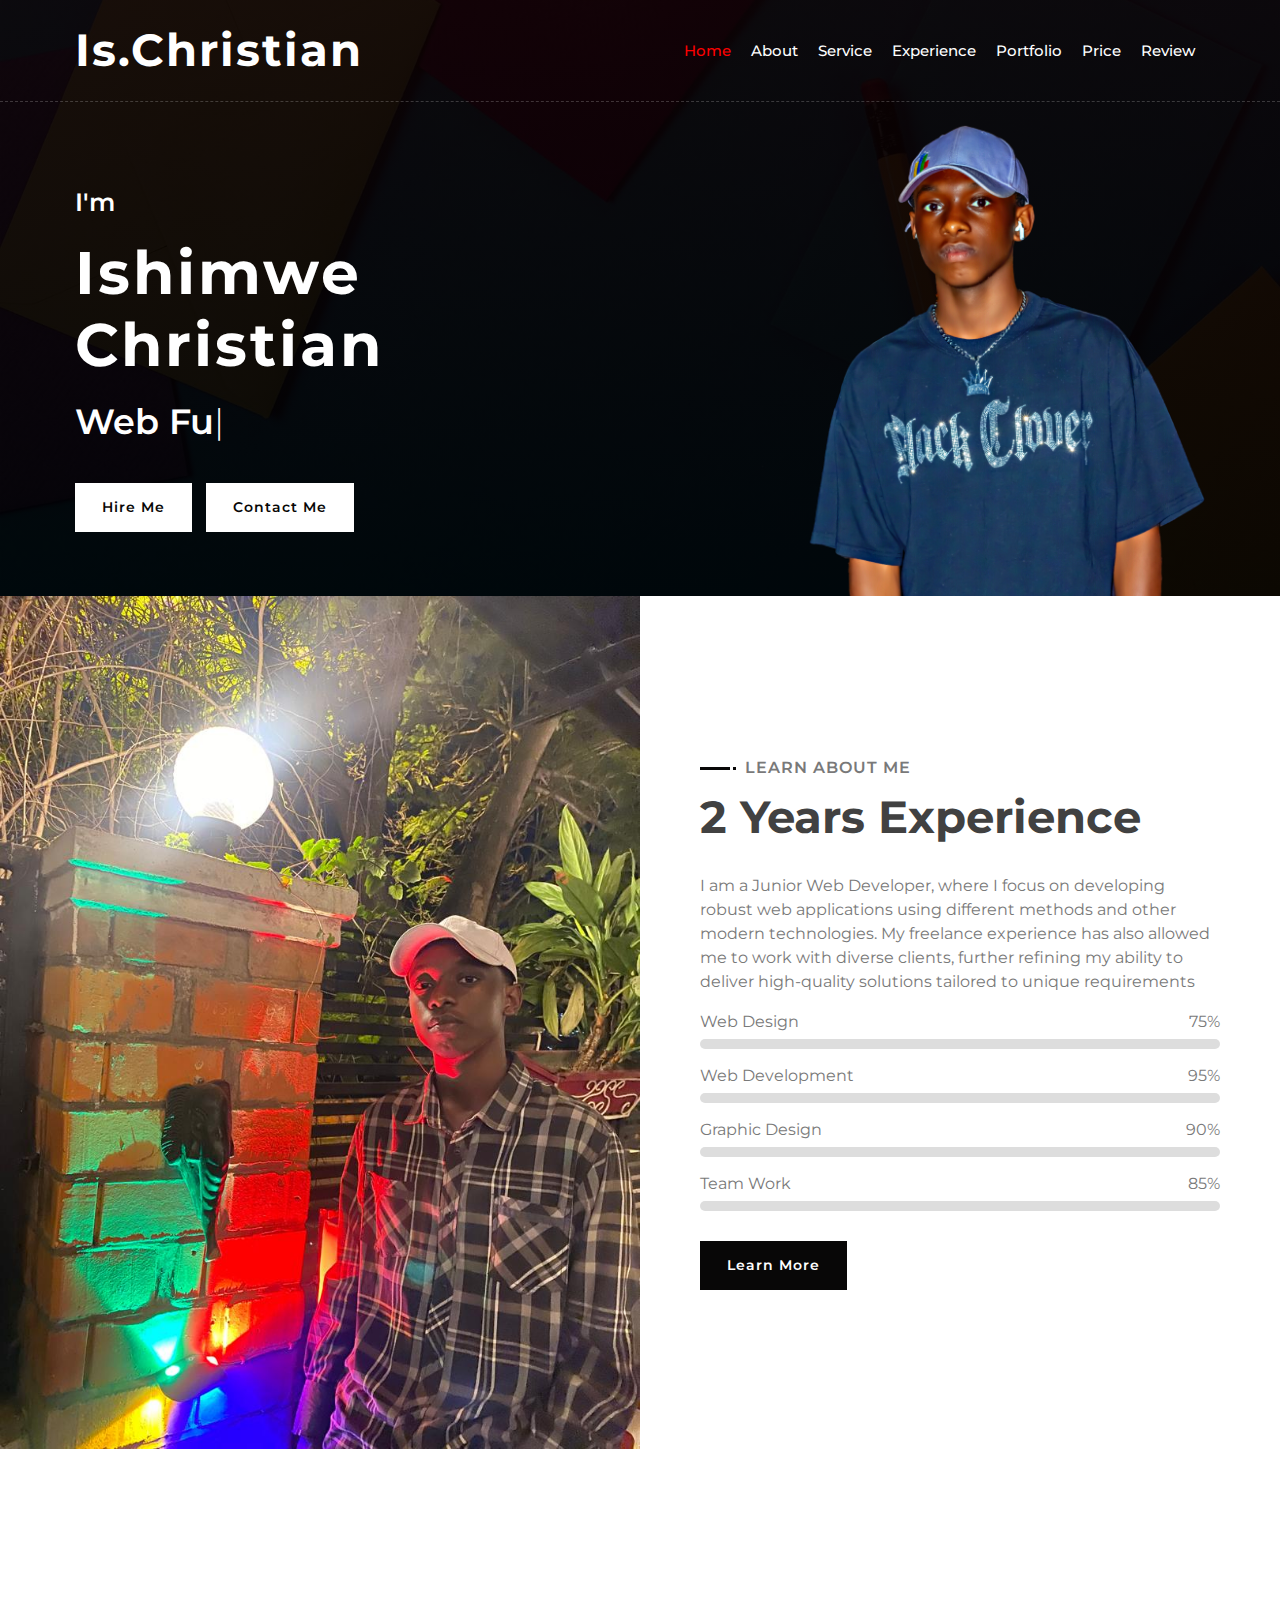
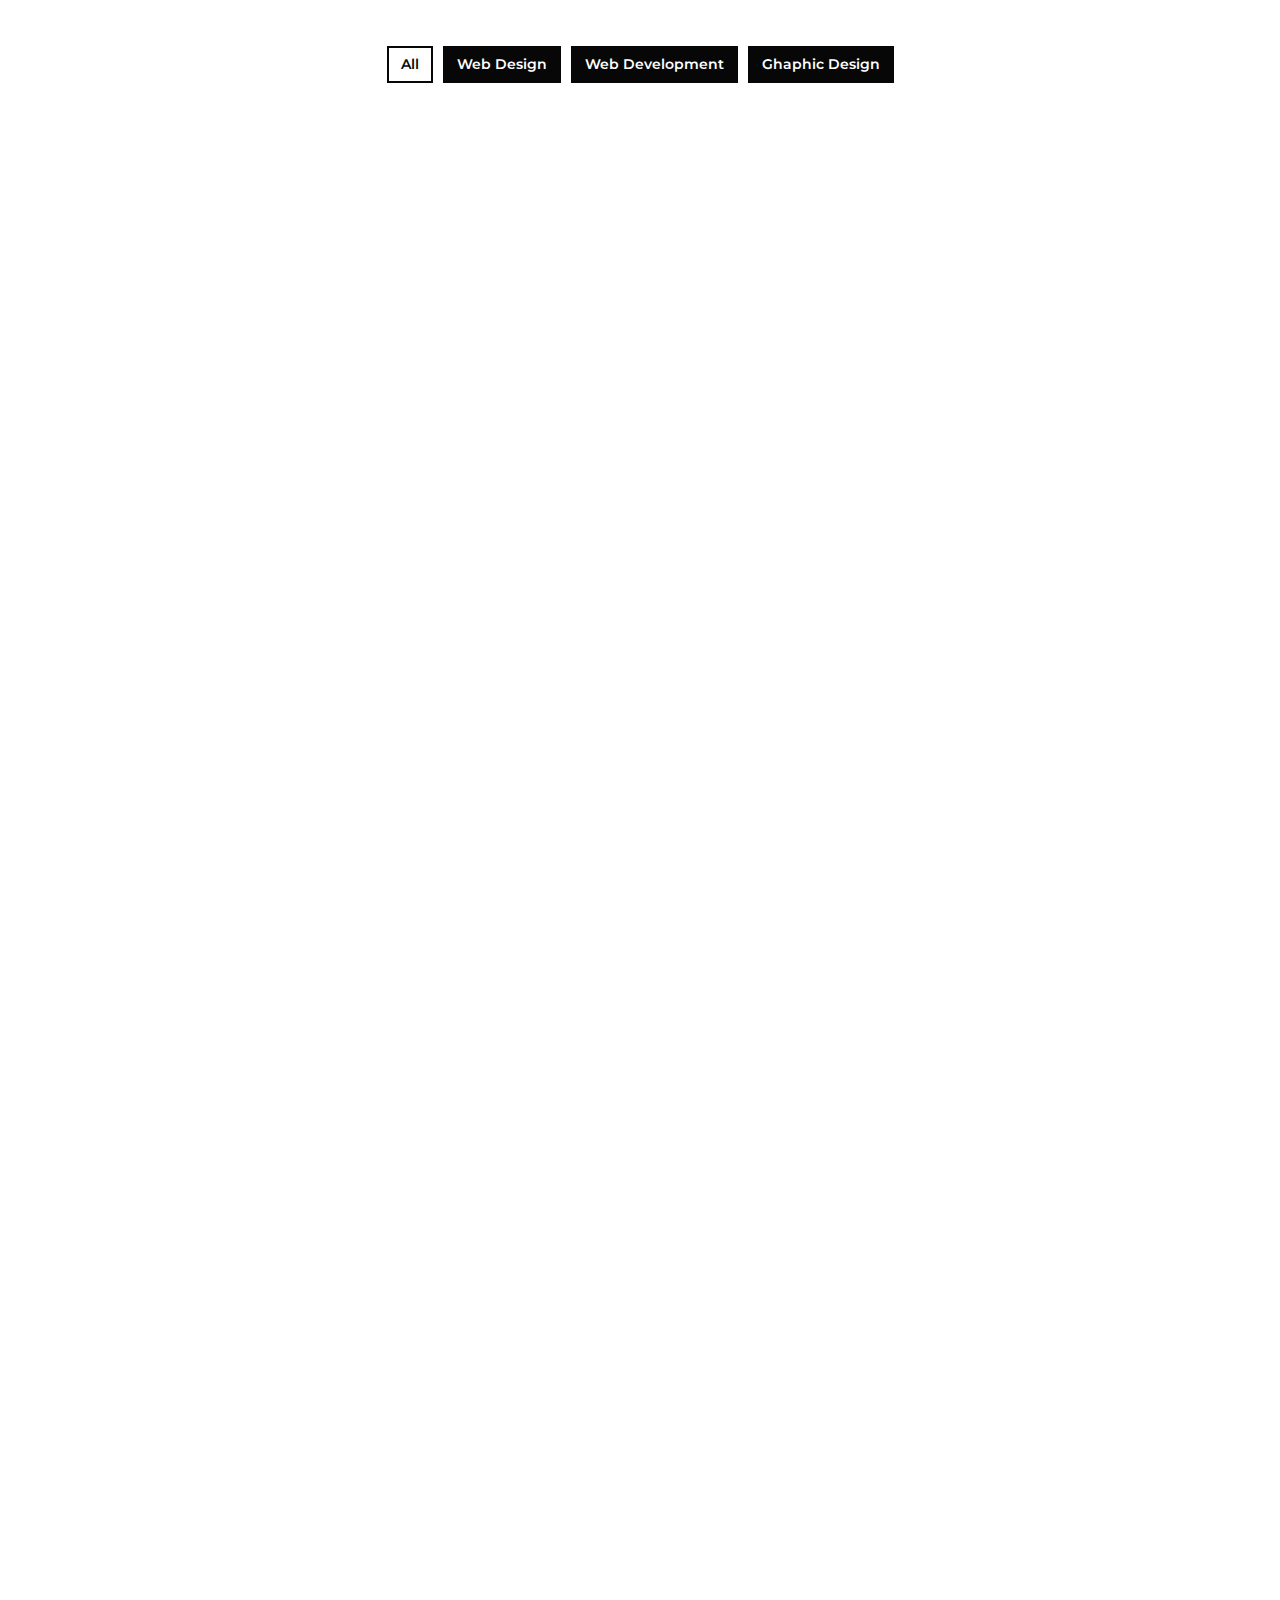
<file: index.html>
<!DOCTYPE html>
<html lang="en">
    <head>
        <meta charset="utf-8">
        <title>DevFolio - Is.Christian</title>
        <meta content="width=device-width, initial-scale=1.0" name="viewport">
        <meta content="Free Website Template" name="keywords">
        <meta content="Free Website Template" name="description">

        <!-- Favicon -->
        <link href="img/favicon.ico" rel="icon">

        <!-- Google Font -->
        <link href="https://fonts.googleapis.com/css2?family=Montserrat:wght@300;400;500;600;700&display=swap" rel="stylesheet">

        <!-- CSS Libraries -->
        <link href="https://stackpath.bootstrapcdn.com/bootstrap/4.4.1/css/bootstrap.min.css" rel="stylesheet">
        <link href="https://cdnjs.cloudflare.com/ajax/libs/font-awesome/5.10.0/css/all.min.css" rel="stylesheet">
        <link href="lib/animate/animate.min.css" rel="stylesheet">
        <link href="lib/owlcarousel/assets/owl.carousel.min.css" rel="stylesheet">
        <link href="lib/lightbox/css/lightbox.min.css" rel="stylesheet">

        <!-- Template Stylesheet -->
        <link href="style.css" rel="stylesheet">
    </head>

    <body data-spy="scroll" data-target=".navbar" data-offset="51">
        <!-- Nav Bar Start -->
        <div class="navbar navbar-expand-lg bg-light navbar-light">
            <div class="container-fluid">
                <a href="index.html" class="navbar-brand">Is.Christian</a>
                <button type="button" class="navbar-toggler" data-toggle="collapse" data-target="#navbarCollapse">
                    <span class="navbar-toggler-icon bg-white"></span>
                </button>

                <div class="collapse navbar-collapse justify-content-between" id="navbarCollapse">
                    <div class="navbar-nav ml-auto">
                        <a href="#home" class="nav-item nav-link active">Home</a>
                        <a href="#about" class="nav-item nav-link">About</a>
                        <a href="#service" class="nav-item nav-link">Service</a>
                        <a href="#experience" class="nav-item nav-link">Experience</a>
                        <a href="#portfolio" class="nav-item nav-link">Portfolio</a>
                        <a href="#price" class="nav-item nav-link">Price</a>
                        <a href="#review" class="nav-item nav-link">Review</a>
                    </div>
                </div>
            </div>
        </div>
        <!-- Nav Bar End -->


        <!-- Hero Start -->
        <div class="hero" id="home">
            <div class="container-fluid">
                <div class="row align-items-center">
                    <div class="col-sm-12 col-md-6">
                        <div class="hero-content">
                            <div class="hero-text">
                                <p>I'm</p>
                                <h1>Ishimwe Christian</h1>
                                <h2></h2>
                                <div class="typed-text">Web Fullstack Developer, Graphic Design, Project Manager</div>
                            </div>
                            <div class="hero-btn">
                                <a class="btn" href="https://www.linkedin.com/in/ishimwe-christian-b2bb5730b">Hire Me</a>
                                <a class="btn" href="https://www.linkedin.com/in/ishimwe-christian-b2bb5730b/">Contact Me</a>
                            </div>
                        </div>
                    </div>
                    <div class="col-sm-12 col-md-6 d-none d-md-block">
                        <div class="hero-image">
                            <img src="img/me1.png" alt="Hero Image">
                        </div>
                    </div>
                </div>
            </div>
        </div>
        <!-- Hero End -->


        <!-- About Start -->
        <div class="about wow fadeInUp" data-wow-delay="0.1s" id="about">
            <div class="container-fluid">
                <div class="row align-items-center">
                    <div class="col-lg-6">
                        <div class="about-img">
                            <img src="img/IMG-20240616-WA0040.jpg" alt="Image">
                        </div>
                    </div>
                    <div class="col-lg-6">
                        <div class="about-content">
                            <div class="section-header text-left">
                                <p>Learn About Me</p>
                                <h2>2 Years Experience</h2>
                            </div>
                            <div class="about-text">
                                <p>
                                    I am a Junior Web Developer, where I focus on developing robust web applications using different methods and other modern technologies. My freelance experience has also allowed me to work with diverse clients, further refining my ability to deliver high-quality solutions tailored to unique requirements
                                </p>
                            </div>
                            <div class="skills">
                                <div class="skill-name">
                                    <p>Web Design</p><p>75%</p>
                                </div>
                                <div class="progress">
                                    <div class="progress-bar" role="progressbar" aria-valuenow="75" aria-valuemin="0" aria-valuemax="100"></div>
                                </div>
                                <div class="skill-name">
                                    <p>Web Development</p><p>95%</p>
                                </div>
                                <div class="progress">
                                    <div class="progress-bar" role="progressbar" aria-valuenow="95" aria-valuemin="0" aria-valuemax="100"></div>
                                </div>
                                <div class="skill-name">
                                    <p>Graphic Design</p><p>90%</p>
                                </div>
                                <div class="progress">
                                    <div class="progress-bar" role="progressbar" aria-valuenow="90" aria-valuemin="0" aria-valuemax="100"></div>
                                </div>
                                <div class="skill-name">
                                    <p>Team Work</p><p>85%</p>
                                </div>
                                <div class="progress">
                                    <div class="progress-bar" role="progressbar" aria-valuenow="85" aria-valuemin="0" aria-valuemax="100"></div>
                                </div>
                            </div>
                            <a class="btn" href="#">Learn More</a>
                        </div>
                    </div>
                </div>
            </div>
        </div>
        <!-- About End -->
        
        
        <!-- Service Start -->
        <div class="service" id="service">
            <div class="container">
                <div class="section-header text-center wow zoomIn" data-wow-delay="0.1s">
                    <p>What I do</p>
                    <h2>Awesome Quality Services</h2>
                </div>
                <div class="row">
                    <div class="col-lg-6 wow fadeInUp" data-wow-delay="0.0s">
                        <div class="service-item">
                            <div class="service-icon">
                                <i class="fa fa-laptop"></i>
                            </div>
                            <div class="service-text">
                                <h3>Web Design</h3>
                                <p>
                                    As a web designer, I create visually appealing, user-friendly, and responsive websites that capture the essence of your brand. My designs prioritize user experience (UX) and user interface (UI), ensuring that visitors have an intuitive and engaging experience. Whether you need a clean, modern layout or a more creative and unique design, I tailor every aspect to meet your specific goals.
                                </p>
                            </div>
                        </div>
                    </div>
                    <div class="col-lg-6 wow fadeInUp" data-wow-delay="0.2s">
                        <div class="service-item">
                            <div class="service-icon">
                                <i class="fa fa-laptop-code"></i>
                            </div>
                            <div class="service-text">
                                <h3>Web Development</h3>
                                <p>
                                    In web development, I turn designs into fully functional websites using the latest technologies and best practices. I specialize in creating robust, scalable, and secure web applications that work seamlessly across devices. From front-end development to back-end solutions, I ensure that your website is not only aesthetically pleasing but also highly performant and optimized for search engines.                                </p>
                            </div>
                        </div>
                    </div>
                    <div class="col-lg-6 wow fadeInUp" data-wow-delay="0.4s">
                        <div class="service-item">
                            <div class="service-icon">
                                <i class="fa fa-palette"></i>
                            </div>
                            <div class="service-text">
                                <h3>Graphic Design</h3>
                                <p>
                                    My graphic design services include crafting visually compelling graphics that enhance your brand identity. From logos and business cards to social media graphics and marketing materials, I deliver designs that communicate your message effectively. My focus is on creating designs that resonate with your audience and leave a lasting impression.                                </p>
                            </div>
                        </div>
                    </div>
                    <div class="col-lg-6 wow fadeInUp" data-wow-delay="0.6s">
                        <div class="service-item">
                            <div class="service-icon">
                                <i class="fa fa-users"></i>
                            </div>
                            <div class="service-text">
                                <h3>Team Work</h3>
                                <p>
                                    Collaboration is at the heart of my process. I work closely with clients, team members, and other stakeholders to ensure that every project runs smoothly and meets its objectives. My approach to teamwork involves clear communication, active listening, and a commitment to delivering results. Whether leading a project or being part of a larger team, I thrive in environments where collaboration and innovation are key.                                </p>
                            </div>
                        </div>
                    </div>
                </div>
            </div>
        </div>
        <!-- Service End -->
        
        
         <!-- Experience Start -->
        <div class="experience" id="experience">
            <div class="container">
                <header class="section-header text-center wow zoomIn" data-wow-delay="0.1s">
                    <p>My Resume</p>
                    <h2>Working Experience</h2>
                </header>
                <div class="timeline">
                    <div class="timeline-item left wow slideInLeft" data-wow-delay="0.1s">
                        <div class="timeline-text">
                            <div class="timeline-date">2022 - 2023</div>
                            <h2>Freelance Web Developer</h2>
                            <h4>None, Kigai, Muhima</h4>
                            <p>
                                As a Freelance Software Developer, I have had the opportunity to work on a variety of projects, honing my skills and expanding my expertise in both backend and frontend development. 
                            </p>
                        </div>
                    </div>
                    <div class="timeline-item right wow slideInRight" data-wow-delay="0.1s">
                        <div class="timeline-text">
                            <div class="timeline-date">2023 - 2024</div>
                            <h2>Full Stack Engineer</h2>
                            <h4>Gasabo, Kigali City, Rwanda</h4>
                            <p>
                                At Tian Group Innovation, I work as a Full Stack Developer, focusing on creating comprehensive web solutions from concept to deployment. My role encompasses both frontend and backend development, ensuring that applications are efficient, scalable, and user-friendly.
                            </p>
                        </div>
                    </div>
                </div>
            </div>
        </div>
        <!-- Job Experience End -->
        
        <!-- Portfolio Start -->
        <div class="portfolio" id="portfolio">
            <div class="container">
                <div class="section-header text-center wow zoomIn" data-wow-delay="0.1s">
                    <p>My Portfolio</p>
                    <h2>My Excellent Portfolio</h2>
                </div>
                <div class="row">
                    <div class="col-12">
                        <ul id="portfolio-filter">
                            <li data-filter="*" class="filter-active">All</li>
                            <li data-filter=".filter-1">Web Design</li>
                            <li data-filter=".filter-2">Web Development</li>
                            <li data-filter=".filter-3">Ghaphic Design</li>
                        </ul>
                    </div>
                </div>
                <div class="row portfolio-container">
                    <div class="col-lg-4 col-md-6 col-sm-12 portfolio-item filter-1 wow fadeInUp" data-wow-delay="0.0s">
                        <div class="portfolio-wrap">
                            <div class="portfolio-img">
                                <img src="img/pedicaLogo.png" alt="Image">
                            </div>
                            <div class="portfolio-text">
                                <h3>Pedica Ltd Website</h3>
                                <a class="btn" href="pedicaltd.com" data-lightbox="portfolio">+</a>
                            </div>
                        </div>
                    </div>
                    <div class="col-lg-4 col-md-6 col-sm-12 portfolio-item filter-2 wow fadeInUp" data-wow-delay="0.2s">
                        <div class="portfolio-wrap">
                            <div class="portfolio-img">
                                <img src="img/globalexpense.jpg" alt="Image">
                            </div>
                            <div class="portfolio-text">
                                <h3>Global Expense Money Tracker</h3>
                                <a class="btn" href="tiangroup.pedicaltd.com" data-lightbox="portfolio">+</a>
                            </div>
                        </div>
                        <div class="portfolio-wrap">
                            <div class="portfolio-img">
                                <img src="img/tiangroup.jpg" alt="Image">
                            </div>
                            <div class="portfolio-text">
                                <h3>Tian Group Innovation</h3>
                                <a class="btn" href="img/tiangroup.jpg" data-lightbox="portfolio">+</a>
                            </div>
                        </div>
                        <div class="portfolio-wrap">
                            <div class="portfolio-img">
                                <img src="img/widosfaith.jpg" alt="Image">
                            </div>
                            <div class="portfolio-text">
                                <h3>Widows Faith Fellowshhip Ministry</h3>
                                <a class="btn" href="widowsfaith.org" data-lightbox="portfolio">+</a>
                            </div>
                        </div>
                    </div>
                    <div class="col-lg-4 col-md-6 col-sm-12 portfolio-item filter-3 wow fadeInUp" data-wow-delay="0.4s">
                        <div class="portfolio-wrap">
                            <div class="portfolio-img">
                                <img src="img/logo 1-01-03.jpg" alt="Image">
                            </div>
                            <div class="portfolio-text">
                                <h3>ELectronic One Ltd</h3>
                                <a class="btn" href="img/logo 1-01-03.jpg" data-lightbox="portfolio">+</a>
                            </div>
                        </div>
                        <div class="portfolio-wrap">
                            <div class="portfolio-img">
                                <img src="img/logo 3.png" alt="Image">
                            </div>
                            <div class="portfolio-text">
                                <h3>Rank Virtue Trait</h3>
                                <a class="btn" href="img/logo 3.png" data-lightbox="portfolio">+</a>
                            </div>
                        </div>
                        <div class="portfolio-wrap">
                            <div class="portfolio-img">
                                <img src="img/UPS LOGO R.png" alt="Image">
                            </div>
                            <div class="portfolio-text">
                                <h3>Ubumwe Protocol & Services</h3>
                                <a class="btn" href="img/UPS LOGO R.png" data-lightbox="portfolio">+</a>
                            </div>
                        </div>
                    </div>
                </div>
            </div>
        </div>
        </div>
        <!-- Portfolio End -->
        
        <!-- Price Start -->
        <div class="price" id="price">
            <div class="container">
                <div class="section-header text-center wow zoomIn" data-wow-delay="0.1s">
                    <p>Pricing Plan</p>
                    <h2>Affordable Price</h2>
                </div>
                <div class="row">
                    <div class="col-md-4 wow fadeInUp" data-wow-delay="0.5s">
                        <div class="price-item">
                            <div class="price-header">
                                <div class="price-title">
                                    <h2>Basic</h2>
                                </div>
                                <div class="price-prices">
                                    <h2><small>$</small>95<span></span></h2>
                                </div>
                            </div>
                            <div class="price-body">
                                <div class="price-description">
                                    <ul>
                                        <li>Landing Page</li>
                                        <li>Logos</li>
                                        <li>Ads Banners</li>
                                    </ul>
                                </div>
                            </div>
                            <div class="price-footer">
                                <div class="price-action">
                                    <a class="btn" href="https://bit.ly/45Pvj5A?r=lp">Order Now</a>
                                </div>
                            </div>
                        </div>
                    </div>
                    <div class="col-md-4 wow fadeInUp" data-wow-delay="0.0s">
                        <div class="price-item featured-item">
                            <div class="price-header">
                                <div class="price-title">
                                    <h2>Standard</h2>
                                </div>
                                <div class="price-prices">
                                    <h2><small>$</small>150<span></span></h2>
                                </div>
                            </div>
                            <div class="price-body">
                                <div class="price-description">
                                    <ul>
                                        <li>Landing Page</li>
                                        <li>Content Management System</li>
                                        <li>Logo Design</li>
                                        <li>Ads Banner Design</li>
                                    </ul>
                                </div>
                            </div>
                            <div class="price-footer">
                                <div class="price-action">
                                    <a class="btn" href="https://bit.ly/45Pvj5A?r=lp">Order Now</a>
                                </div>
                            </div>
                        </div>
                    </div>
                    <div class="col-md-4 wow fadeInUp" data-wow-delay="0.5s">
                        <div class="price-item">
                            <div class="price-header">
                                <div class="price-title">
                                    <h2>Premium</h2>
                                </div>
                                <div class="price-prices">
                                    <h2><small>$</small>59<span>/ mo</span></h2>
                                </div>
                            </div>
                            <div class="price-body">
                                <div class="price-description">
                                    <ul>
                                        <li>Landing Page</li>
                                        <li>Content Management System</li>
                                        <li>Logo Design</li>
                                        <li>Ads Banner</li>
                                    </ul>
                                </div>
                            </div>
                            <div class="price-footer">
                                <div class="price-action">
                                    <a class="btn" href="https://bit.ly/45Pvj5A?r=lp">Order Now</a>
                                </div>
                            </div>
                        </div>
                    </div>
                </div>
            </div>
        </div>
        <!-- Price End -->
        
        
        <!-- Testimonial Start -->
        <div class="testimonial wow fadeInUp" data-wow-delay="0.1s" id="review">
            <div class="container">
                <div class="testimonial-icon">
                    <div class="section-header text-center wow zoomIn" data-wow-delay="0.1s">
                        <h2>Be My Next Client</h2>
                    </div>
                    <i class="fa fa-quote-left"></i>
                </div>
                <div class="owl-carousel testimonials-carousel">
                    <div class="testimonial-item">
                        <div class="testimonial-img">
                            <img src="img/pedicaLogo.png" alt="Image">
                        </div>
                        <div class="testimonial-text">
                            <h3>Pedica Ltd</h3>
                        </div>
                    </div>
                    <div class="testimonial-item">
                        <div class="testimonial-img">
                            <img src="img/widosfaith.jpg" alt="Image">
                        </div>
                        <div class="testimonial-text">
                            <h3>Widows Faith Fellowship</h3>
                        </div>
                    </div>
                    <div class="testimonial-item">
                        <div class="testimonial-img">
                            <img src="img/logo 1-01-03.jpg" alt="Image">
                        </div>
                        <div class="testimonial-text">
                            <h3>Electronic One Ltd</h3>
                        </div>
                    </div>
                    <div class="testimonial-item">
                        <div class="testimonial-img">
                            <img src="img/logo 3.png" alt="Image">
                        </div>
                        <div class="testimonial-text">
                            <h3>Rank Virtue Rank</h3>
                        </div>
                    </div>
                    <div class="testimonial-item">
                        <div class="testimonial-img">
                            <img src="img/UPS LOGO R.png" alt="Image">
                        </div>
                        <div class="testimonial-text">
                            <h3>Ubumwe Protocol</h3>
                        </div>
                    </div>
                </div>
            </div>
        </div>
        <!-- Testimonial End -->

        <!-- Footer Start -->
        <div class="footer wow fadeIn" data-wow-delay="0.3s">
            <div class="container-fluid">
                <div class="container">
                    <div class="footer-info">
                        <h2>Ishimwe Christian</h2>
                        <h3>K 1 AVE, Kigali, Muhima</h3>
                        <div class="footer-menu">
                            <p>+250 791364641</p>
                            <p>ishimwechristia94@gmail.com</p>
                        </div>
                        <div class="footer-social">
                            <a href="https://bit.ly/3SdtwUM?r=lp"><i class="fab fa-facebook-f"></i></a>
                            <a href="https://bit.ly/45Pvj5A?r=lp"><i class="fab fa-whatsapp"></i></a>
                            <a href="https://bit.ly/3sabvMy?r=lp"><i class="fab fa-instagram"></i></a>
                            <a href="https://www.linkedin.com/in/ishimwe-christian-b2bb5730b"><i class="fab fa-linkedin-in"></i></a>
                        </div>
                    </div>
                </div>
                <div class="container copyright">
                    <p>&copy; <a href="#">Is.Christian</a>, All Right Reserved | 
					
					<!--/*** This template is free as long as you keep the footer author’s credit link/attribution link/backlink. If you'd like to use the template without the footer author’s credit link/attribution link/backlink, you can purchase the Credit Removal License from "https://htmlcodex.com/credit-removal". Thank you for your support. ***/-->
                    Designed By <a href="https://bit.ly/3sabvMy?r=lp">Me</a></p>
                </div>
            </div>
        </div>
        <!-- Footer End -->
        
        
        <!-- Back to top button -->
        <a href="#" class="btn back-to-top"><i class="fa fa-chevron-up"></i></a>
        
        
        

        
        <!-- JavaScript Libraries -->
        <script src="https://code.jquery.com/jquery-3.4.1.min.js"></script>
        <script src="https://stackpath.bootstrapcdn.com/bootstrap/4.4.1/js/bootstrap.bundle.min.js"></script>
        <script src="lib/easing/easing.min.js"></script>
        <script src="lib/wow/wow.min.js"></script>
        <script src="lib/waypoints/waypoints.min.js"></script>
        <script src="lib/typed/typed.min.js"></script>
        <script src="lib/owlcarousel/owl.carousel.min.js"></script>
        <script src="lib/isotope/isotope.pkgd.min.js"></script>
        <script src="lib/lightbox/js/lightbox.min.js"></script>
        
        <!-- Contact Javascript File -->
        <script src="mail/jqBootstrapValidation.min.js"></script>
        <script src="mail/contact.js"></script>

        <!-- Template Javascript -->
        <script src="js/main.js"></script>
    </body>
</html>
</file>
<file: style.css>
/*******************************/
/********* General CSS *********/
/*******************************/
body {
    color: #797979;
    background: #ffffff;
    font-family: 'Montserrat', sans-serif;
}

h1,
h2, 
h3, 
h4,
h5, 
h6 {
    color: #414141;
}

a {
    color: #313131;
    transition: .3s;
}

a:hover,
a:active,
a:focus {
    color: #080707;
    outline: none;
    text-decoration: none;
}

.btn:focus,
.form-control:focus {
    box-shadow: none;
}

.container-fluid {
    max-width: 1366px;
}

.btn {
    padding: 12px 25px;
    font-size: 14px;
    font-weight: 600;
    letter-spacing: 1px;
    color: #ffffff;
    background: #080707;
    border: 2px solid transparent;
    border-radius: 0;
    box-shadow: inset 0 0 0 50px #080707;
    transition: ease-out 0.3s;
    -webkit-transition: ease-out 0.3s;
    -moz-transition: ease-out 0.3s;
}

.btn:hover {
    color: #080707;
    background: transparent;
    box-shadow: inset 0 0 0 0 #080707;
    border-color: #080707;
}

#loader {
    position: fixed;
    top: 0;
    right: 0;
    bottom: 0;
    left: 0;
    display: flex;
    align-items: center;
    justify-content: center;
    background: #ffffff;
    opacity: 0;
    visibility: hidden;
    -webkit-transition: opacity .3s ease-out, visibility 0s linear .3s;
    -o-transition: opacity .3s ease-out, visibility 0s linear .3s;
    transition: opacity .3s ease-out, visibility 0s linear .3s;
    z-index: 999;
}

#loader.show {
    -webkit-transition: opacity .6s ease-out, visibility 0s linear 0s;
    -o-transition: opacity .6s ease-out, visibility 0s linear 0s;
    transition: opacity .6s ease-out, visibility 0s linear 0s;
    visibility: visible;
    opacity: 1;
}

#loader .loader {
    position: relative;
    width: 45px;
    height: 45px;
    border: 5px solid #dddddd;
    border-top: 5px solid #080707;
    border-radius: 50%;
    -webkit-animation: spin 2s linear infinite;
    animation: spin 2s linear infinite;
}

@-webkit-keyframes spin {
    0% { -webkit-transform: rotate(0deg); }
    100% { -webkit-transform: rotate(360deg); }
}

@keyframes spin {
    0% { transform: rotate(0deg); }
    100% { transform: rotate(360deg); }
}

.back-to-top {
    position: fixed;
    display: none;
    width: 44px;
    height: 44px;
    padding: 8px 0;
    text-align: center;
    line-height: 1;
    font-size: 22px;
    right: 15px;
    bottom: 15px;
    z-index: 9;
}

.back-to-top i {
    color: #ffffff;
}

.back-to-top:hover i {
    color: #414141;
}


/**********************************/
/*********** Nav Bar CSS **********/
/**********************************/
.navbar {
    position: relative;
    transition: .5s;
    z-index: 999;
}

.navbar.nav-sticky {
    position: fixed;
    top: 0;
    width: 100%;
    box-shadow: 0 2px 5px rgba(0, 0, 0, .3);
}

.navbar .navbar-brand {
    margin: 0;
    font-size: 45px;
    line-height: 0px;
    font-weight: 700;
    letter-spacing: 2px;
    transition: .5s;
    
}

.navbar .navbar-brand img {
    max-width: 100%;
    max-height: 40px;
}

.navbar .dropdown-menu {
    margin-top: 0;
    border: 0;
    border-radius: 0;
    background: #f8f9fa;
}

@media (min-width: 992px) {
    .navbar {
        position: absolute;
        width: 100%;
        padding: 30px 60px;
        background: transparent !important;
        border-bottom: 1px dashed rgba(256, 256, 256, .2);
        z-index: 9;
    }
    
    .navbar.nav-sticky {
        padding: 10px 60px;
        background: #ffffff !important;
    }
    
    .navbar .navbar-brand {
        color: #ffffff;
    }
    
    .navbar.nav-sticky .navbar-brand {
        color: #000000;
    }

    .navbar-light .navbar-nav .nav-link,
    .navbar-light .navbar-nav .nav-link:focus {
        padding: 10px 10px 8px 10px;
        color: #ffffff;
        font-size: 15px;
        font-weight: 500;
    }
    
    .navbar-light.nav-sticky .navbar-nav .nav-link,
    .navbar-light.nav-sticky .navbar-nav .nav-link:focus {
        color: #000000;
    }

    .navbar-light .navbar-nav .nav-link:hover,
    .navbar-light .navbar-nav .nav-link.active {
        color: red;
    }
    
    .navbar-light.nav-sticky .navbar-nav .nav-link:hover,
    .navbar-light.nav-sticky .navbar-nav .nav-link.active {
        color: #f80505;
    }
}

@media (max-width: 991.98px) {   
    .navbar {
        padding: 15px;
        background: #000000 !important;
    }
    
    .navbar.nav-sticky {
        padding: 10px 60px;
        background: #ffffff !important;
    }
    
    .navbar .navbar-brand {
        color: #ffffff;
        font-size: 20px;
    }
    
    .navbar.nav-sticky .navbar-brand {
        color: #000000;
    }

    .navbar-light .navbar-nav .nav-link,
    .navbar-light .navbar-nav .nav-link:focus {
        padding: 10px 10px 8px 10px;
        color: #ffffff;
        font-size: 15px;
        font-weight: 500;
    }
    
    .navbar-light.nav-sticky .navbar-nav .nav-link,
    .navbar-light.nav-sticky .navbar-nav .nav-link:focus {
        color: #000000;
    }

    .navbar-light .navbar-nav .nav-link:hover,
    .navbar-light .navbar-nav .nav-link.active {
        color: red;
    }
    
    .navbar-light.nav-sticky .navbar-nav .nav-link:hover,
    .navbar-light.nav-sticky .navbar-nav .nav-link.active {
        color: #f80505;
    }
    
    .navbar .dropdown-menu {
        box-shadow: none;
    }
}


/*******************************/
/********** Hero CSS ***********/
/*******************************/
.hero {
    position: relative;
    width: 100%;
    margin-bottom: 45px;
    padding: 120px 0 0 0;
    overflow: hidden;
    background: linear-gradient(rgba(12, 2, 2, 0.95), rgba(0, 0, 0, 0.95)), url(../img/hero-bg.jpg);
    background-position: center;
    background-repeat: no-repeat;
    background-size: cover;
}

.hero .container-fluid {
    padding: 0;
}

.hero .hero-image {
    position: relative;
    text-align: right;
    padding-right: 75px;
}

.hero .hero-image img {
    max-width: 80%;
    max-height: 80%;
}

.hero .hero-content {
    position: relative;
    padding-left: 75px;
    display: flex;
    align-items: flex-start;
    justify-content: center;
    flex-direction: column;
}

.hero .hero-text p {
    color: #ffffff;
    font-size: 25px;
    font-weight: 600;
    margin-bottom: 15px;
}

.hero .hero-text h1 {
    color: #ffffff;
    font-size: 60px;
    font-weight: 700;
    letter-spacing: 3px;
    margin-bottom: 15px;
}

.hero .hero-text h2 {
    display: inline-block;
    margin: 0;
    height: 35px;
    color: #ffffff;
    font-size: 35px;
    font-weight: 600;
}

.hero .hero-text .typed-text {
    display: none;
}

.hero .hero-text .typed-cursor {
    font-size: 35px;
    font-weight: 300;
    color: #ffffff;
}

.hero .hero-btn .btn {
    margin-top: 35px;
    color: #080707;
    background: #ffffff;
    box-shadow: inset 0 0 0 50px #ffffff;
}

.hero .hero-btn .btn:hover {
    color: #ffffff;
    background: transparent;
    box-shadow: inset 0 0 0 0 #ffffff;
    border-color: #ffffff;
}

.hero .hero-btn .btn:first-child {
    margin-right: 10px;
}

@media (max-width: 991.98px) {
    .hero {
        padding-top: 60px;
    }
    
    .hero .hero-content {
        padding: 0 15px;
    }
    
    .hero .hero-text p {
        font-size: 20px;
    }
    
    .hero .hero-text h1 {
        font-size: 45px;
    }
    
    .hero .hero-text h2 {
        font-size: 25px;
        height: 25px;
    }
    
    .hero .hero-btn .btn {
        padding: 12px 30px;
        letter-spacing: 1px;
    }
}

@media (max-width: 767.98px) {
    .hero {
        padding-top: 60px;
        padding-bottom: 60px;
    }
    
    .hero,
    .hero .hero-text,
    .hero .hero-btn {
        width: 100%;
        text-align: center;
    }
    
    .hero .hero-text p {
        font-size: 18px;
    }
    
    .hero .hero-text h1 {
        font-size: 35px;
    }
    
    .hero .hero-text h2 {
        font-size: 22px;
        height: 22px;
    }
    
    .hero .hero-btn .btn {
        padding: 10px 15px;
        letter-spacing: 1px;
    }
}

@media (max-width: 575.98px) {
    .hero .hero-text p {
        font-size: 16px;
    }
    
    .hero .hero-text h1 {
        font-size: 30px;
    }
    
    .hero .hero-text h2 {
        font-size: 18px;
        height: 18px;
    }
    
    .hero .hero-btn .btn {
        padding: 8px 10px;
        letter-spacing: 0;
    }
}


/*******************************/
/******* Section Header ********/
/*******************************/
.section-header {
    position: relative;
    margin-bottom: 45px;
}

.section-header p {
    display: inline-block;
    margin: 0 30px;
    margin-bottom: 10px;
    padding-left: 15px;
    position: relative;
    font-size: 16px;
    font-weight: 600;
    letter-spacing: 1px;
    text-transform: uppercase;
    background: #ffffff;
}

.section-header p::before {
    position: absolute;
    content: "";
    height: 3px;
    top: 11px;
    right: 0;
    left: -30px;
    background: #080707;
    z-index: -1;
}

.section-header p::after {
    position: absolute;
    content: "";
    width: 3px;
    height: 3px;
    top: 11px;
    left: 3px;
    background: #080707;
    z-index: 1;
}

.section-header h2 {
    margin: 0;
    position: relative;
    font-size: 45px;
    font-weight: 700;
}

@media (max-width: 767.98px) {
    .section-header h2 {
        font-size: 30px;
    }
}


/*******************************/
/********** About CSS **********/
/*******************************/
.about {
    position: relative;
    width: 100%;
    margin: -45px 0 45px 0;
}

.about .col-lg-6 {
    padding: 0;
}

.about .section-header {
    margin-bottom: 30px;
}

.about .about-img {
    position: relative;
    height: 100%;
}

.about .about-img img {
    position: relative;
    width: 100%;
    height: 100%;
    object-fit: cover;
}

.about .about-content {
    padding: 0 60px;
}

.about .about-text p {
    font-size: 16px;
}

.about .skills {
    margin-bottom: 30px;
}

.about .skill-name {
    margin-top: 15px;
}

.about .skill-name p {
    display: inline-block;
    margin-bottom: 5px;
    font-size: 16px;
    font-weight: 400;
}

.about .skill-name p:last-child {
    float: right;
}

.about .progress {
    height: 10px;
    border-radius: 10px;
    background: #dddddd;
}

.about .progress .progress-bar {
    width: 0px;
    background: #020101;
    border-radius: 10px;
    transition: 2s;
}

.about .about-text a.btn {
    margin-top: 15px;
}

@media (max-width: 991.98px) {
    .about .about-content {
        padding: 45px 15px 0 15px;
    }
}


/*******************************/
/******* Experience CSS ********/
/*******************************/
.experience {
    position: relative;
    padding: 45px 0 15px 0;
}

.experience .timeline {
    position: relative;
    width: 100%;
}

.experience .timeline::after {
    content: '';
    position: absolute;
    width: 2px;
    background: #080707;
    top: 0;
    bottom: 0;
    left: 50%;
    margin-left: -1px;
}

.experience .timeline .timeline-item {
    position: relative;
    background: inherit;
    width: 50%;
    margin-bottom: 30px;
}

.experience .timeline .timeline-item.left {
    left: 0;
    padding-right: 30px;
}

.experience .timeline .timeline-item.right {
    left: 50%;
    padding-left: 30px;
}

.experience .timeline .timeline-item::after {
    content: '';
    position: absolute;
    width: 16px;
    height: 16px;
    top: 48px;
    right: -8px;
    background: #ffffff;
    border: 2px solid #080707;
    border-radius: 16px;
    z-index: 1;
}

.experience .timeline .timeline-item.right::after {
    left: -8px;
}

.experience .timeline .timeline-item::before {
  content: '';
  position: absolute;
  width: 0;
  height: 0;
  top: 46px;
  right: 10px;
  z-index: 1;
  border: 10px solid;
  border-color: transparent transparent transparent #dddddd;
}

.experience .timeline .timeline-item.right::before {
  left: 10px;
  border-color: transparent #dddddd transparent transparent;
}

.experience .timeline .timeline-date {
    position: absolute;
    width: 100%;
    top: 44px;
    font-size: 16px;
    font-weight: 600;
    color: #080707;
    text-transform: uppercase;
    letter-spacing: 1px;
    z-index: 1;
}

.experience .timeline .timeline-item.left .timeline-date {
    text-align: left;
    left: calc(100% + 55px);
}

.experience .timeline .timeline-item.right .timeline-date {
    text-align: right;
    right: calc(100% + 55px);
}

.experience .timeline .timeline-text {
    padding: 30px;
    background: #ffffff;
    position: relative;
    border-right: 5px solid #dddddd;
    box-shadow: 0 0 60px rgba(0, 0, 0, .08);
}

.experience .timeline .timeline-item.right .timeline-text {
    border-right: none;
    border-left: 5px solid #dddddd;
}

.experience .timeline .timeline-text h2 {
    margin: 0 0 5px 0;
    font-size: 22px;
    font-weight: 600;
}

.experience .timeline .timeline-text h4 {
    margin: 0 0 10px 0;
    font-size: 16px;
    font-style: italic;
    font-weight: 400;
}

.experience .timeline .timeline-text p {
    margin: 0;
    font-size: 16px;
}

@media (max-width: 767.98px) {
    .experience .timeline::after {
        left: 8px;
    }

    .experience .timeline .timeline-item {
        width: 100%;
        padding-left: 38px;
    }
    
    .experience .timeline .timeline-item.left {
        padding-right: 0;
    }
    
    .experience .timeline .timeline-item.right {
        left: 0%;
        padding-left: 38px;
    }

    .experience .timeline .timeline-item.left::after, 
    .experience .timeline .timeline-item.right::after {
        left: 0;
    }
    
    .experience .timeline .timeline-item.left::before,
    .experience .timeline .timeline-item.right::before {
        left: 18px;
        border-color: transparent #dddddd transparent transparent;
    }
    
    .experience .timeline .timeline-item.left .timeline-date,
    .experience .timeline .timeline-item.right .timeline-date {
        position: relative;
        top: 0;
        right: auto;
        left: 0;
        text-align: left;
        margin-bottom: 10px;
    }
    
    .experience .timeline .timeline-item.left .timeline-text,
    .experience .timeline .timeline-item.right .timeline-text {
        border-right: none;
        border-left: 5px solid #dddddd;
    }
}


/*******************************/
/********* Service CSS *********/
/*******************************/
.service {
    position: relative;
    width: 100%;
    padding: 45px 0 15px 0;
}

.service .service-item {
    position: relative;
    margin-bottom: 30px;
    display: flex;
    align-items: center;
    box-shadow: inset 0 0 0 0 transparent;
    transition: ease-out 0.5s;
}

.service .service-item:hover {
    box-shadow: inset 800px 0 0 0 #080707;
}

.service .service-icon {
    position: relative;
    width: 150px;
    min-height: 150px;
    display: flex;
    align-items: center;
    justify-content: center;
    border: 1px solid #080707;
    background: #ffffff;
}

.service .service-icon i {
    position: relative;
    font-size: 60px;
    color: #080707;
    transition: .3s;
}

.service .service-item:hover i {
    font-size: 75px;
}

.service .service-text {
    position: relative;
    width: calc(100% - 120px);
    padding: 0 30px;
}

.service .service-text h3 {
    margin-bottom: 10px;
    font-size: 20px;
    font-weight: 600;
    transition: 1s;
}

.service .service-text p {
    margin: 0;
    font-size: 16px;
    transition: 1s;
}

.service .service-item:hover .service-text h3,
.service .service-item:hover .service-text p {
    color: #ffffff;
}

@media (max-width: 575.98px) {
    .service .service-text h3 {
        font-size: 16px;
        margin-bottom: 5px;
    }
    
    .service .service-text p {
        font-size: 14px;
    }
}


/*******************************/
/******** Portfolio CSS ********/
/*******************************/
.portfolio {
    position: relative;
    padding: 45px 0 15px 0;
}

.portfolio #portfolio-filter {
    padding: 0;
    margin: -15px 0 25px 0;
    list-style: none;
    font-size: 0;
    text-align: center;
}

.portfolio #portfolio-filter li {
    cursor: pointer;
    display: inline-block;
    margin: 5px;
    padding: 6px 12px;
    font-size: 14px;
    font-weight: 600;
    color: #ffffff;
    background: #080707;
    border: 2px solid transparent;
    border-radius: 0;
    box-shadow: inset 0 0 0 50px #080707;
    transition: ease-out 0.3s;
    -webkit-transition: ease-out 0.3s;
    -moz-transition: ease-out 0.3s;
}

.portfolio #portfolio-filter li:hover,
.portfolio #portfolio-filter li.filter-active {
    color: #080707;
    background: transparent;
    box-shadow: inset 0 0 0 0 #080707;
    border-color: #080707;
}

.portfolio .portfolio-item {
    position: relative;
}

.portfolio .portfolio-wrap {
    position: relative;
    width: 100%;
}

.portfolio .portfolio-img {
    position: relative;
    overflow: hidden;
}

.portfolio .portfolio-img img {
    position: relative;
    width: 100%; 
    height: 100%; 
    object-fit: cover;
    transform: scale(1.1);
    transition: .5s;
}

.portfolio .portfolio-item:hover img {
    margin-left: 15px;
}

.portfolio .portfolio-text {
    position: relative;
    height: 60px;
    width: calc(100% - 30px);
    margin: -30px 15px 30px 15px;
    display: flex;
    align-items: center;
    background: #ffffff;
    box-shadow: 0 0 15px rgba(0, 0, 0, .12);
}

.portfolio .portfolio-text h3 {
    width: calc(100% - 70px);
    font-size: 18px;
    font-weight: 600;
    margin: 0 0 0 15px;
    white-space: nowrap;
    overflow: hidden;
}

.portfolio .portfolio-text a.btn {
    width: 50px;
    height: 50px;
    padding: 0 0 2px 1px;
    display: flex;
    align-items: center;
    justify-content: center;
    font-size: 45px;
    font-weight: 100;
}

.portfolio .portfolio-item:hover a.btn {
    color: #080707;
    background: transparent;
    box-shadow: inset 0 0 0 0 #080707;
    border-color: #080707;
}


/*******************************/
/********* Banner CSS **********/
/*******************************/
.banner {
    position: relative;
    width: 100%;
    margin: 45px 0;
    padding: 90px 0;
    background: #080707;
}

.banner .container {
    max-width: 750px;
    text-align: center;
}

.banner .section-header {
    margin-bottom: 20px;
}

.banner .section-header p {
    color: #414141;
    background: transparent;
}

.banner .section-header p::after {
    display: none;
}

.banner .section-header h2 {
    color: #ffffff;
}

.banner .section-header h2 span {
    color: #414141;
    font-size: 50px;
}

.banner .banner-text p {
    font-size: 18px;
    color: #ffffff;
}

.banner .banner-text .btn {
    margin-top: 15px;
    color: #080707;
    background: #ffffff;
    box-shadow: inset 0 0 0 50px #ffffff;
}

.banner .banner-text .btn:hover {
    color: #ffffff;
    background: transparent;
    box-shadow: inset 0 0 0 0 #ffffff;
    border-color: #ffffff;
}


/*******************************/
/********* Pricing CSS *********/
/*******************************/
.price {
    position: relative;
    width: 100%;
    padding: 45px 0 15px 0;
}

.price .row {
    padding: 0 15px;
}

.price .col-md-4 {
    padding: 0;
}

.price .price-item {
    position: relative;
    margin-bottom: 30px;
    background: #ffffff;
}

.price .featured-item {
    box-shadow: 0 0 30px rgba(0, 0, 0, .2);
    z-index: 1;
}

.price .price-header,
.price .price-body,
.price .price-footer {
    position: relative;
    text-align: center;
}

.price .price-header {
    padding: 45px 0 30px 0;
    color: #414141;
}

.price .price-item.featured-item .price-header {
    color: #080707;
}

.price .price-title h2 {
    font-size: 25px;
    font-weight: 400;
    text-transform: uppercase;
}

.price .price-prices h2 {
    font-size: 45px;
    font-weight: 700;
    margin-left: 10px;
}

.price .price-prices h2 small {
    position: absolute;
    font-size: 18px;
    font-weight: 400;
    margin-top: 9px;
    margin-left: -12px;
}

.price .price-prices h2 span {
    margin-left: 1px;
    font-size: 18px;
    font-weight: 400;
}

.price .price-item.featured-item h2 {
    color: #080707;
}

.price .price-body {
    padding: 0 0 20px 0;
}

.price .price-description ul {
    margin: 0;
    padding: 0;
    list-style: none;
}

.price .price-description ul li {
    padding: 0 0 20px 0;
}

.price .price-item .price-action {
    padding-bottom: 45px;
}

.price .price-item .price-action .btn {
    color: #ffffff;
    background: #414141;
    box-shadow: inset 0 0 0 50px #414141;
}

.price .price-item .price-action .btn:hover {
    color: #414141;
    background: transparent;
    box-shadow: inset 0 0 0 0 #414141;
    border-color: #414141;
}

.price .price-item.featured-item .price-action .btn {
    color: #ffffff;
    background: #080707;
    box-shadow: inset 0 0 0 50px #080707;
}

.price .price-item.featured-item .price-action .btn:hover {
    color: #080707;
    background: transparent;
    box-shadow: inset 0 0 0 0 #080707;
    border-color: #080707;
}


/*******************************/
/*********** Team CSS **********/
/*******************************/
.team {
    position: relative;
    width: 100%;
    padding: 45px 0 15px 0;
}

.team .team-item {
    position: relative;
    background: #ffffff;
    margin-bottom: 30px;
    display: flex;
    align-items: center;
    justify-content: flex-start;
    box-shadow: inset 0 0 0 0 transparent;
    transition: ease-out 0.5s;
}

.team .team-img {
    position: relative;
    width: 50%;
    overflow: hidden;
}

.team .team-img img {
    position: relative;
    width: 100%;
    transition: .5s;
}

.team .team-text {
    position: relative;
    width: 50%;
    padding: 0 30px;
}

.team .team-text h2 {
    color: #080707;
    font-size: 18px;
    font-weight: 600;
    margin-bottom: 5px;
    transition: 1s;
}

.team .team-text h4 {
    font-size: 14px;
    font-weight: 600;
    margin-bottom: 15px;
    transition: 1s;
}

.team .team-text p {
    margin-bottom: 20px;
    transition: 1s;
}

.team .team-social {
    position: relative;
    display: flex;
    align-items: center;
    justify-content: flex-start;
}

.team .team-social a.btn {
    width: 35px;
    height: 35px;
    padding: 0;
    display: flex;
    align-items: center;
    justify-content: center;
    font-size: 14px;
    font-weight: normal;
    margin-right: 5px;
}

.team .team-item:hover {
    box-shadow: inset 800px 0 0 0 #080707;
}

.team .team-item:hover .team-img img {
    transform: scale(1.2);
}

.team .team-item:hover .team-text h2,
.team .team-item:hover .team-text h4,
.team .team-item:hover .team-text p {
    color: #ffffff;
}

.team .team-item:hover .team-social a.btn {
    background: #ffffff;
}

.team .team-item:hover .team-social a.btn:hover {
    border-color: #ffffff;
}

@media(max-width: 575.98px) {
    .team .team-text {
        padding: 0 15px;
    }
    
    .team .team-text h2 {
        font-size: 16px;
        margin-bottom: 0;
    }

    .team .team-text h4 {
        margin-bottom: 5px;
    }

    .team .team-text p {
        font-size: 14px;
        line-height: 18px;
        margin-bottom: 10px;
    }
}


/*******************************/
/******* Testimonial CSS *******/
/*******************************/
.testimonial {
    position: relative;
    margin: 45px 0;
    padding: 90px 0;
    background: #080707;
}

.testimonial .container {
    max-width: 900px;
}

.testimonial .testimonial-icon {
    margin-bottom: 45px;
    text-align: center;
}

.testimonial .testimonial-icon i {
    font-size: 60px;
    color: rgba(256, 256, 256, .5);
}

.testimonial .testimonial-item {
    position: relative;
    margin: 0 15px;
    text-align: center;
}

.testimonial .testimonial-img {
    position: relative;
    margin-bottom: 15px;
    z-index: 1;
}

.testimonial .testimonial-item img {
    margin: 0 auto;
    width: 120px;
    padding: 10px;
    border: 5px dotted #ffffff;
    border-radius: 100px;
}

.testimonial .testimonial-text {
    position: relative;
    margin-top: -70px;
    padding: 65px 35px 30px 35px;
    text-align: center;
    background: #ffffff;
    border-radius: 500px;
}

.testimonial .testimonial-item p {
    font-size: 18px;
    font-style: italic;
}

.testimonial .testimonial-text h3 {
    color: #080707;
    font-size: 18px;
    font-weight: 600;
    margin-bottom: 10px;
}

.testimonial .testimonial-text h4 {
    color: #666666;
    font-size: 14px;
    margin-bottom: 0;
}

.testimonial .owl-dots {
    margin-top: 15px;
    text-align: center;
}

.testimonial .owl-dot {
    display: inline-block;
    margin: 0 5px;
    width: 12px;
    height: 12px;
    border-radius: 50%;
    background: rgba(256, 256, 256, .5);
}

.testimonial .owl-dot.active {
    background: #ffffff;
}


/*******************************/
/********* Contact CSS *********/
/*******************************/
.contact {
    position: relative;
    width: 100%;
    margin: 45px 0;
    background: #080707;
}

.contact .container-fluid {
    background: url(../img/contact.jpg) left center no-repeat;
    background-size: contain;
}

.contact .contact-form {
    position: relative;
    padding: 90px 0 90px 45px;
    background: #080707;
}

.contact .contact-form input {
    color: #ffffff;
    padding: 15px 0;
    background: none;
    border-radius: 0;
    border: none;
    border-bottom: 1px solid rgba(256, 256, 256, .5);
}

.contact .contact-form textarea {
    color: #ffffff;
    height: 90px;
    padding: 15px 0;
    background: none;
    border-radius: 0;
    border: none;
    border-bottom: 1px solid rgba(256, 256, 256, .5);
}

.contact .contact-form .form-control::placeholder {
    color: #ffffff;
    opacity: 1;
}

.contact .contact-form .form-control:-ms-input-placeholder,
.contact .contact-form .form-control::-ms-input-placeholder {
    color: #ffffff;
}

.contact .contact-form .btn {
    margin-top: 35px;
    color: #080707;
    background: #ffffff;
    box-shadow: inset 0 0 0 50px #ffffff;
}

.contact .contact-form .btn:hover {
    color: #ffffff;
    background: transparent;
    box-shadow: inset 0 0 0 0 #ffffff;
    border-color: #ffffff;
}

.contact .help-block ul {
    margin: 0;
    padding: 0;
    list-style-type: none;
    font-size: 14px;
    font-style: italic;
    color: #ffffff;
}

@media (max-width: 767.98px) {
    .contact .container-fluid {
        background: none;
    }
    
    .contact .contact-form {
        padding: 90px 0;
    }
}


/*******************************/
/*********** Blog CSS **********/
/*******************************/
.blog {
    position: relative;
    width: 100%;
    padding: 45px 0 15px 0;
}

.blog .blog-item {
    position: relative;
    margin-bottom: 30px;
}

.blog .blog-img {
    position: relative;
    width: 100%;
    overflow: hidden;
}

.blog .blog-img img {
    width: 100%;
    transition: .5s;
}

.blog .blog-item:hover img {
    transform: scale(1.1);
}

.blog .blog-text {
    position: relative;
    padding: 30px;
    border-right: 1px solid rgba(0, 0, 0, .07);
    border-bottom: 1px solid rgba(0, 0, 0, .07);
    border-left: 1px solid rgba(0, 0, 0, .07);
}

.blog .blog-text h2 {
    font-size: 25px;
    font-weight: 600;
}

.blog .blog-text p {
    margin-bottom: 10px;
}

.blog .blog-item a.btn {
    margin-top: 10px;
    padding: 8px 15px;
}

.blog .blog-item a.btn i {
    margin-left: 5px;
}

.blog .blog-meta {
    position: relative;
    display: flex;
    margin-bottom: 15px;
}

.blog .blog-meta p {
    margin: 0 10px 0 0;
    font-size: 13px;
}

.blog .blog-meta i {
    color: #414141;
    margin-right: 5px;
}

.blog .blog-meta p:last-child {
    margin: 0;
}


/*******************************/
/********* Footer CSS **********/
/*******************************/
.footer {
    position: relative;
    margin-top: 45px;
    background: #080707;
}

.footer .container-fluid {
    padding: 60px 0 0 0;
}

.footer .footer-info {
    position: relative;
    width: 100%;
    text-align: center;
}

.footer .footer-info h2 {
    margin-bottom: 20px;
    font-size: 30px;
    font-weight: 700;
    color: #ffffff;
}

.footer .footer-info h3 {
    margin-bottom: 25px;
    font-size: 22px;
    font-weight: 600;
    color: #ffffff;
}

.footer .footer-menu {
    width: 100%;
    display: flex;
    justify-content: center;
}

.footer .footer-menu p {
    color: #ffffff;
    font-size: 22px;
    font-weight: 600;
    line-height: 20px;
    padding: 0 15px;
    border-right: 1px solid #ffffff;
}

.footer .footer-menu p:last-child {
    border: none;
}

.footer .footer-social {
    position: relative;
    margin-top: 15px;
}

.footer .footer-social a {
    display: inline-block;
}

.footer .footer-social a i {
    margin-right: 15px;
    font-size: 20px;
    color: #ffffff;
    transition: .3s;
}

.footer .footer-social a:last-child i {
    margin: 0;
}

.footer .footer-social a:hover i {
    color: #414141;
}

.footer .copyright {
    position: relative;
    text-align: center;
    margin-top: 30px;
    padding-top: 25px;
    padding-bottom: 25px;
}

.footer .copyright::before {
    position: absolute;
    content: "";
    width: 50%;
    height: 1px;
    top: 0;
    left: 25%;
    background: rgba(256, 256, 256, .2);
}

.footer .copyright p {
    margin: 0;
    color: #ffffff;
}

.footer .copyright .col-md-6:last-child p {
    text-align: right;
}

.footer .copyright p a {
    color: #ffffff;
    font-weight: 600;
}

.footer .copyright p a:hover {
    color: #414141;
}

@media (max-width: 575.98px) {
    .footer .footer-info h2 {
        margin-bottom: 20px;
        font-size: 20px;
        font-weight: 600;
    }

    .footer .footer-info h3 {
        margin-bottom: 20px;
        font-size: 16px;
    }

    .footer .footer-menu p {
        font-size: 16px;
        line-height: 16px;
        padding: 0 5px;
    }
}
</file>
